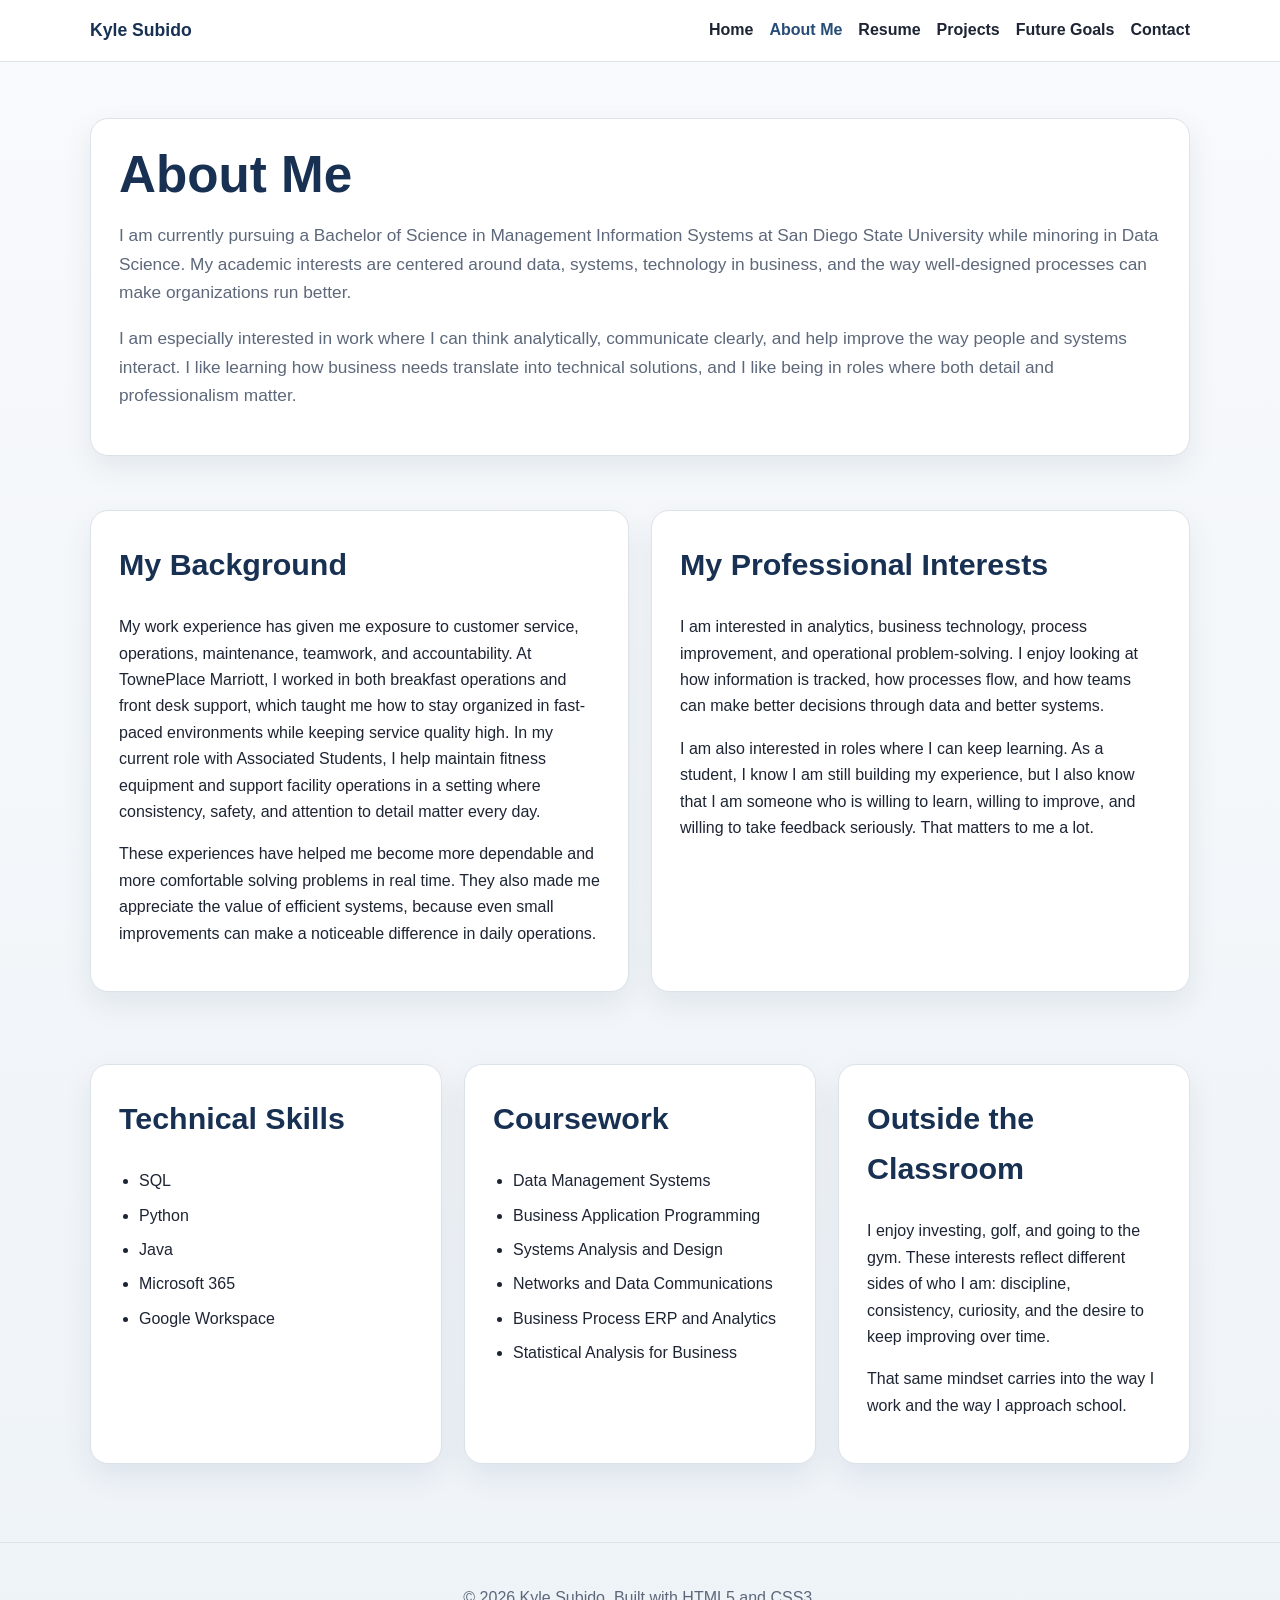
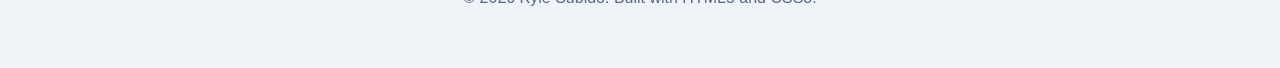
<file: about.html>
<!DOCTYPE html>
<html lang="en">
<head>
  <meta charset="UTF-8">
  <meta name="viewport" content="width=device-width, initial-scale=1.0">
  <meta name="description" content="About Kyle Subido, his background, skills, and professional interests.">
  <title>Kyle Subido | About Me</title>
  <link rel="stylesheet" href="styles.css">
</head>
<body>
  <a class="skip-link" href="#main-content">Skip to main content</a>

  <header class="site-header">
    <div class="container navbar">
      <div class="brand">Kyle Subido</div>
      <nav aria-label="Main navigation">
        <ul class="nav-links">
          <li><a href="index.html">Home</a></li>
          <li><a class="active" href="about.html">About Me</a></li>
          <li><a href="resume.html">Resume</a></li>
          <li><a href="projects.html">Projects</a></li>
          <li><a href="goals.html">Future Goals</a></li>
          <li><a href="contact.html">Contact</a></li>
        </ul>
      </nav>
    </div>
  </header>

  <main id="main-content">
    <section class="page-hero">
      <div class="container">
        <div class="card">
          <h1>About Me</h1>
          <p class="lead">I am currently pursuing a Bachelor of Science in Management Information Systems at San Diego State University while minoring in Data Science. My academic interests are centered around data, systems, technology in business, and the way well-designed processes can make organizations run better.</p>
          <p class="lead">I am especially interested in work where I can think analytically, communicate clearly, and help improve the way people and systems interact. I like learning how business needs translate into technical solutions, and I like being in roles where both detail and professionalism matter.</p>
        </div>
      </div>
    </section>

    <section class="section">
      <div class="container grid-2">
        <article class="card">
          <h2>My Background</h2>
          <p>My work experience has given me exposure to customer service, operations, maintenance, teamwork, and accountability. At TownePlace Marriott, I worked in both breakfast operations and front desk support, which taught me how to stay organized in fast-paced environments while keeping service quality high. In my current role with Associated Students, I help maintain fitness equipment and support facility operations in a setting where consistency, safety, and attention to detail matter every day.</p>
          <p>These experiences have helped me become more dependable and more comfortable solving problems in real time. They also made me appreciate the value of efficient systems, because even small improvements can make a noticeable difference in daily operations.</p>
        </article>

        <article class="card">
          <h2>My Professional Interests</h2>
          <p>I am interested in analytics, business technology, process improvement, and operational problem-solving. I enjoy looking at how information is tracked, how processes flow, and how teams can make better decisions through data and better systems.</p>
          <p>I am also interested in roles where I can keep learning. As a student, I know I am still building my experience, but I also know that I am someone who is willing to learn, willing to improve, and willing to take feedback seriously. That matters to me a lot.</p>
        </article>
      </div>
    </section>

    <section class="section">
      <div class="container grid-3">
        <article class="card">
          <h2>Technical Skills</h2>
          <ul class="list-clean">
            <li>SQL</li>
            <li>Python</li>
            <li>Java</li>
            <li>Microsoft 365</li>
            <li>Google Workspace</li>
          </ul>
        </article>

        <article class="card">
          <h2>Coursework</h2>
          <ul class="list-clean">
            <li>Data Management Systems</li>
            <li>Business Application Programming</li>
            <li>Systems Analysis and Design</li>
            <li>Networks and Data Communications</li>
            <li>Business Process ERP and Analytics</li>
            <li>Statistical Analysis for Business</li>
          </ul>
        </article>

        <article class="card">
          <h2>Outside the Classroom</h2>
          <p>I enjoy investing, golf, and going to the gym. These interests reflect different sides of who I am: discipline, consistency, curiosity, and the desire to keep improving over time.</p>
          <p>That same mindset carries into the way I work and the way I approach school.</p>
        </article>
      </div>
    </section>
  </main>

  <footer>
    <div class="container">
      <p>&copy; 2026 Kyle Subido. Built with HTML5 and CSS3.</p>
    </div>
  </footer>
</body>
</html>
</file>
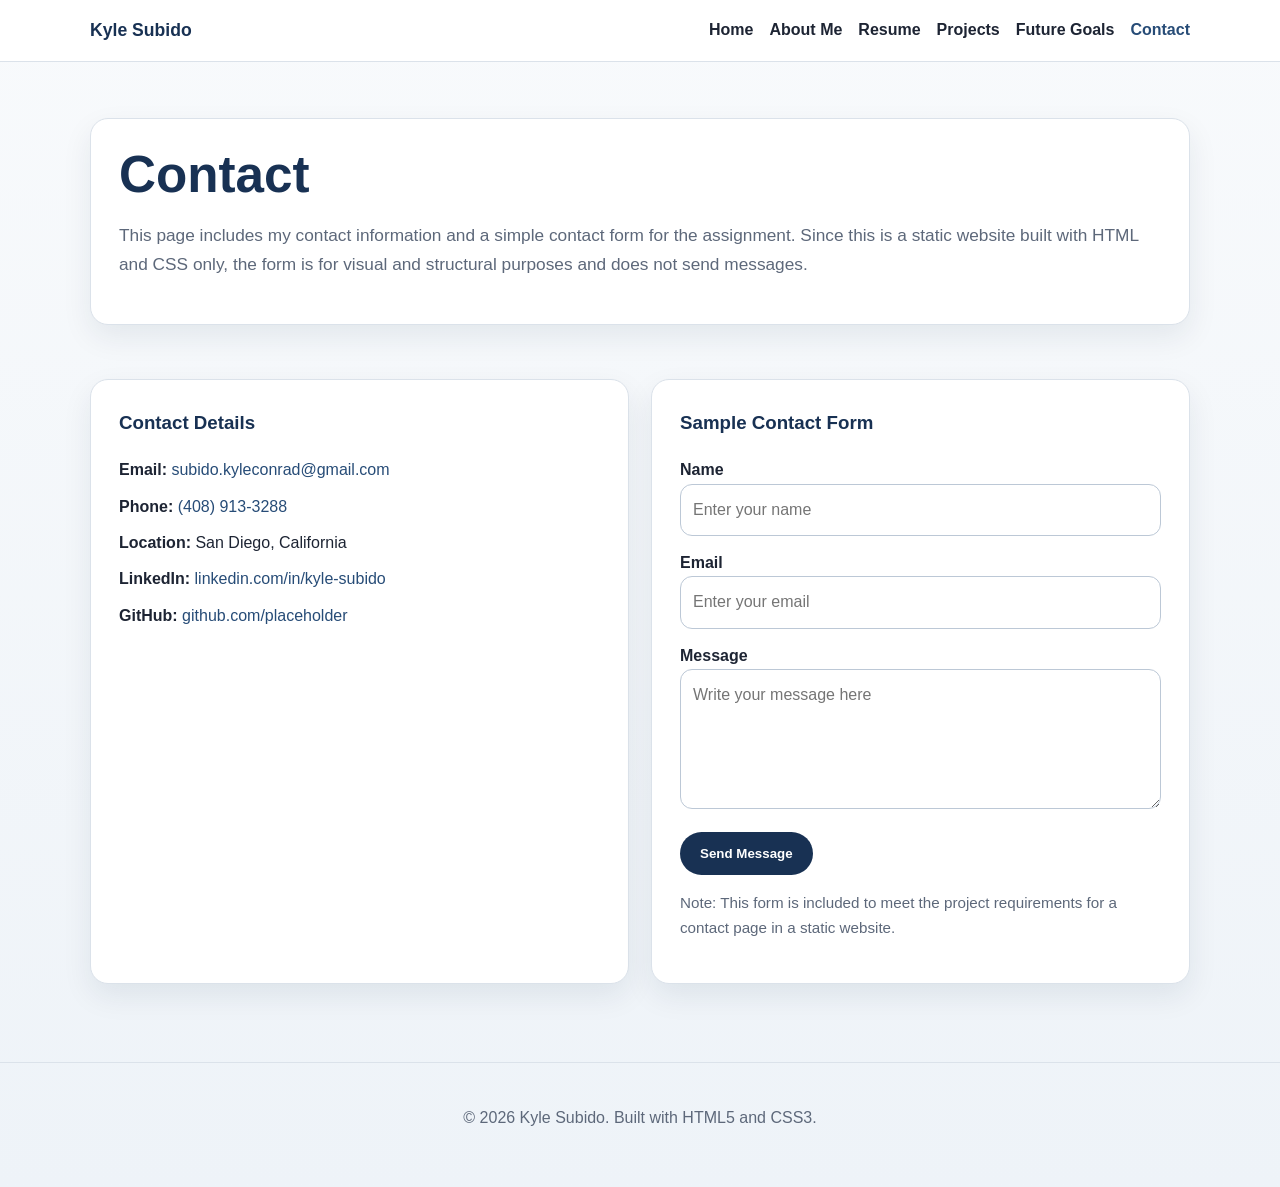
<file: contact.html>
<!DOCTYPE html>
<html lang="en">
<head>
  <meta charset="UTF-8">
  <meta name="viewport" content="width=device-width, initial-scale=1.0">
  <meta name="description" content="Contact page for Kyle Subido with contact information and a sample HTML form.">
  <title>Kyle Subido | Contact</title>
  <link rel="stylesheet" href="styles.css">
</head>
<body>
  <a class="skip-link" href="#main-content">Skip to main content</a>

  <header class="site-header">
    <div class="container navbar">
      <div class="brand">Kyle Subido</div>
      <nav aria-label="Main navigation">
        <ul class="nav-links">
          <li><a href="index.html">Home</a></li>
          <li><a href="about.html">About Me</a></li>
          <li><a href="resume.html">Resume</a></li>
          <li><a href="projects.html">Projects</a></li>
          <li><a href="goals.html">Future Goals</a></li>
          <li><a class="active" href="contact.html">Contact</a></li>
        </ul>
      </nav>
    </div>
  </header>

  <main id="main-content">
    <section class="page-hero">
      <div class="container">
        <div class="card">
          <h1>Contact</h1>
          <p class="lead">This page includes my contact information and a simple contact form for the assignment. Since this is a static website built with HTML and CSS only, the form is for visual and structural purposes and does not send messages.</p>
        </div>
      </div>
    </section>

    <section class="section">
      <div class="container grid-2">
        <article class="card contact-card">
          <h3>Contact Details</h3>
          <ul class="contact-list">
            <li><strong>Email:</strong> <a href="mailto:subido.kyleconrad@gmail.com">subido.kyleconrad@gmail.com</a></li>
            <li><strong>Phone:</strong> <a href="tel:14089133288">(408) 913-3288</a></li>
            <li><strong>Location:</strong> San Diego, California</li>
            <li><strong>LinkedIn:</strong> <a href="https://www.linkedin.com/in/kyle-subido/" target="_blank">linkedin.com/in/kyle-subido</a></li>
            <li><strong>GitHub:</strong> <a href="#">github.com/placeholder</a></li>
          </ul>
        </article>

        <article class="card contact-card">
          <h3>Sample Contact Form</h3>
          <form>
            <div>
              <label for="name">Name</label>
              <input id="name" name="name" type="text" placeholder="Enter your name">
            </div>
            <div>
              <label for="email">Email</label>
              <input id="email" name="email" type="email" placeholder="Enter your email">
            </div>
            <div>
              <label for="message">Message</label>
              <textarea id="message" name="message" placeholder="Write your message here"></textarea>
            </div>
            <div>
              <button class="button" type="submit">Send Message</button>
            </div>
          </form>
          <p class="small-text">Note: This form is included to meet the project requirements for a contact page in a static website.</p>
        </article>
      </div>
    </section>
  </main>

  <footer>
    <div class="container">
      <p>&copy; 2026 Kyle Subido. Built with HTML5 and CSS3.</p>
    </div>
  </footer>
</body>
</html>
</file>
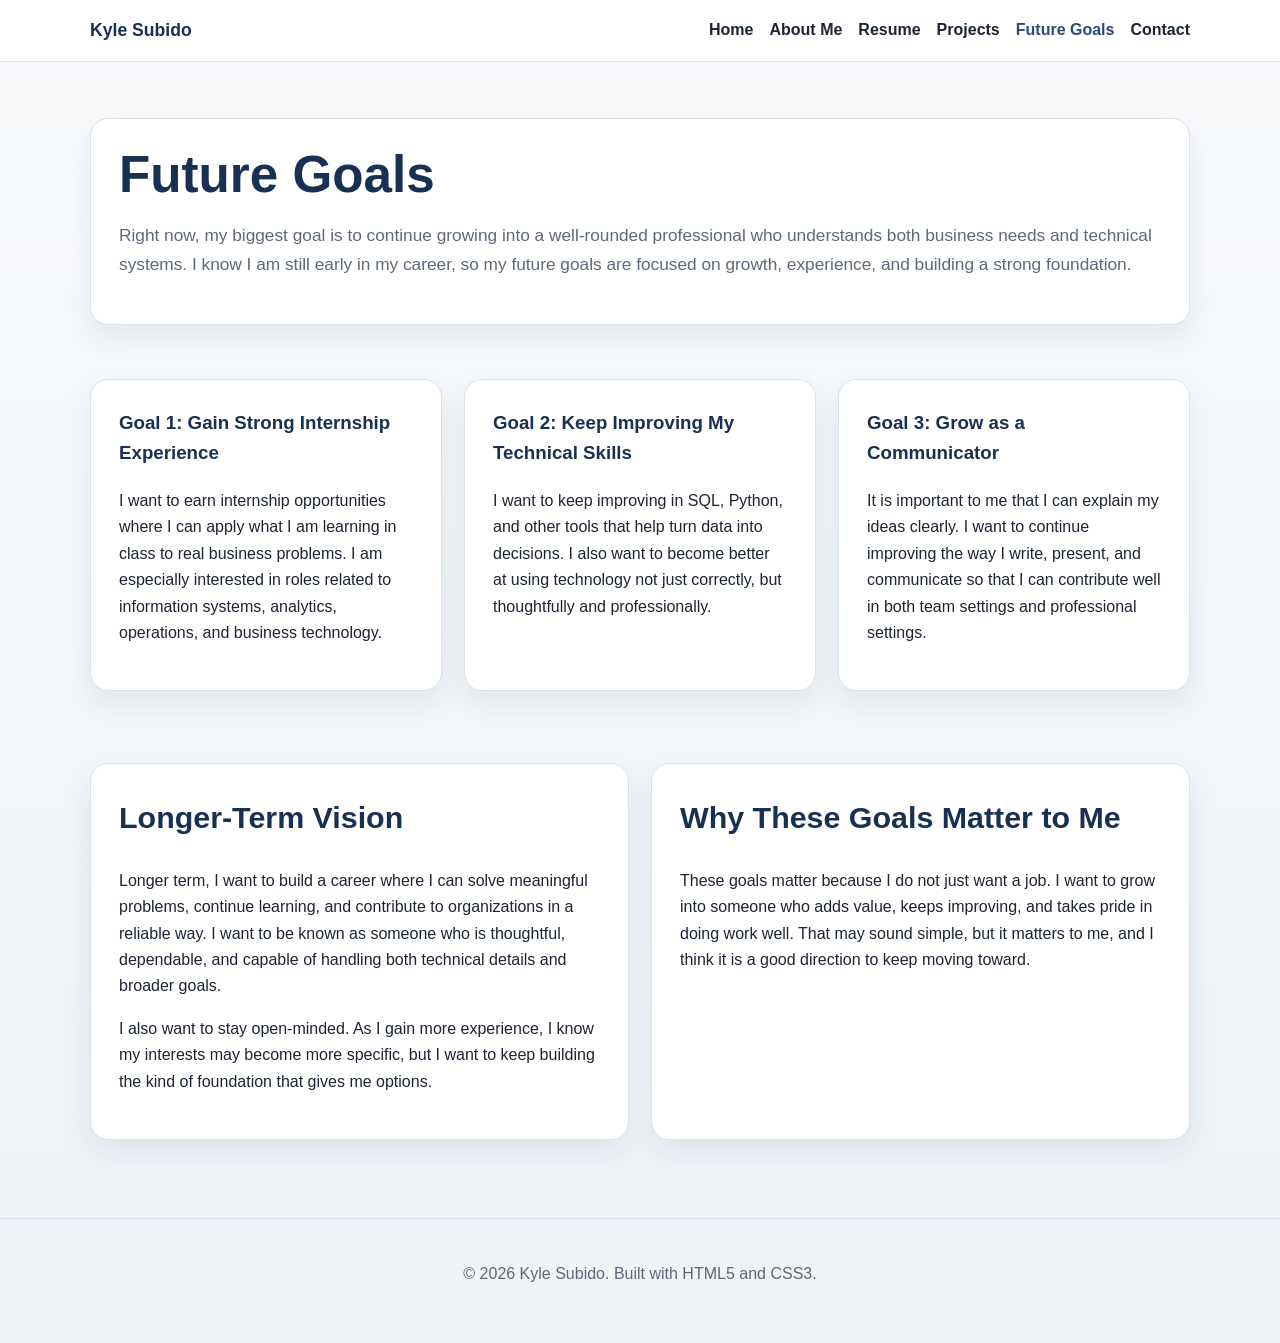
<file: goals.html>
<!DOCTYPE html>
<html lang="en">
<head>
  <meta charset="UTF-8">
  <meta name="viewport" content="width=device-width, initial-scale=1.0">
  <meta name="description" content="Future goals page for Kyle Subido.">
  <title>Kyle Subido | Future Goals</title>
  <link rel="stylesheet" href="styles.css">
</head>
<body>
  <a class="skip-link" href="#main-content">Skip to main content</a>

  <header class="site-header">
    <div class="container navbar">
      <div class="brand">Kyle Subido</div>
      <nav aria-label="Main navigation">
        <ul class="nav-links">
          <li><a href="index.html">Home</a></li>
          <li><a href="about.html">About Me</a></li>
          <li><a href="resume.html">Resume</a></li>
          <li><a href="projects.html">Projects</a></li>
          <li><a class="active" href="goals.html">Future Goals</a></li>
          <li><a href="contact.html">Contact</a></li>
        </ul>
      </nav>
    </div>
  </header>

  <main id="main-content">
    <section class="page-hero">
      <div class="container">
        <div class="card">
          <h1>Future Goals</h1>
          <p class="lead">Right now, my biggest goal is to continue growing into a well-rounded professional who understands both business needs and technical systems. I know I am still early in my career, so my future goals are focused on growth, experience, and building a strong foundation.</p>
        </div>
      </div>
    </section>

    <section class="section">
      <div class="container grid-3">
        <article class="card goal-card">
          <h3>Goal 1: Gain Strong Internship Experience</h3>
          <p>I want to earn internship opportunities where I can apply what I am learning in class to real business problems. I am especially interested in roles related to information systems, analytics, operations, and business technology.</p>
        </article>

        <article class="card goal-card">
          <h3>Goal 2: Keep Improving My Technical Skills</h3>
          <p>I want to keep improving in SQL, Python, and other tools that help turn data into decisions. I also want to become better at using technology not just correctly, but thoughtfully and professionally.</p>
        </article>

        <article class="card goal-card">
          <h3>Goal 3: Grow as a Communicator</h3>
          <p>It is important to me that I can explain my ideas clearly. I want to continue improving the way I write, present, and communicate so that I can contribute well in both team settings and professional settings.</p>
        </article>
      </div>
    </section>

    <section class="section">
      <div class="container grid-2">
        <article class="card">
          <h2>Longer-Term Vision</h2>
          <p>Longer term, I want to build a career where I can solve meaningful problems, continue learning, and contribute to organizations in a reliable way. I want to be known as someone who is thoughtful, dependable, and capable of handling both technical details and broader goals.</p>
          <p>I also want to stay open-minded. As I gain more experience, I know my interests may become more specific, but I want to keep building the kind of foundation that gives me options.</p>
        </article>

        <article class="card">
          <h2>Why These Goals Matter to Me</h2>
          <p>These goals matter because I do not just want a job. I want to grow into someone who adds value, keeps improving, and takes pride in doing work well. That may sound simple, but it matters to me, and I think it is a good direction to keep moving toward.</p>
        </article>
      </div>
    </section>
  </main>

  <footer>
    <div class="container">
      <p>&copy; 2026 Kyle Subido. Built with HTML5 and CSS3.</p>
    </div>
  </footer>
</body>
</html>
</file>
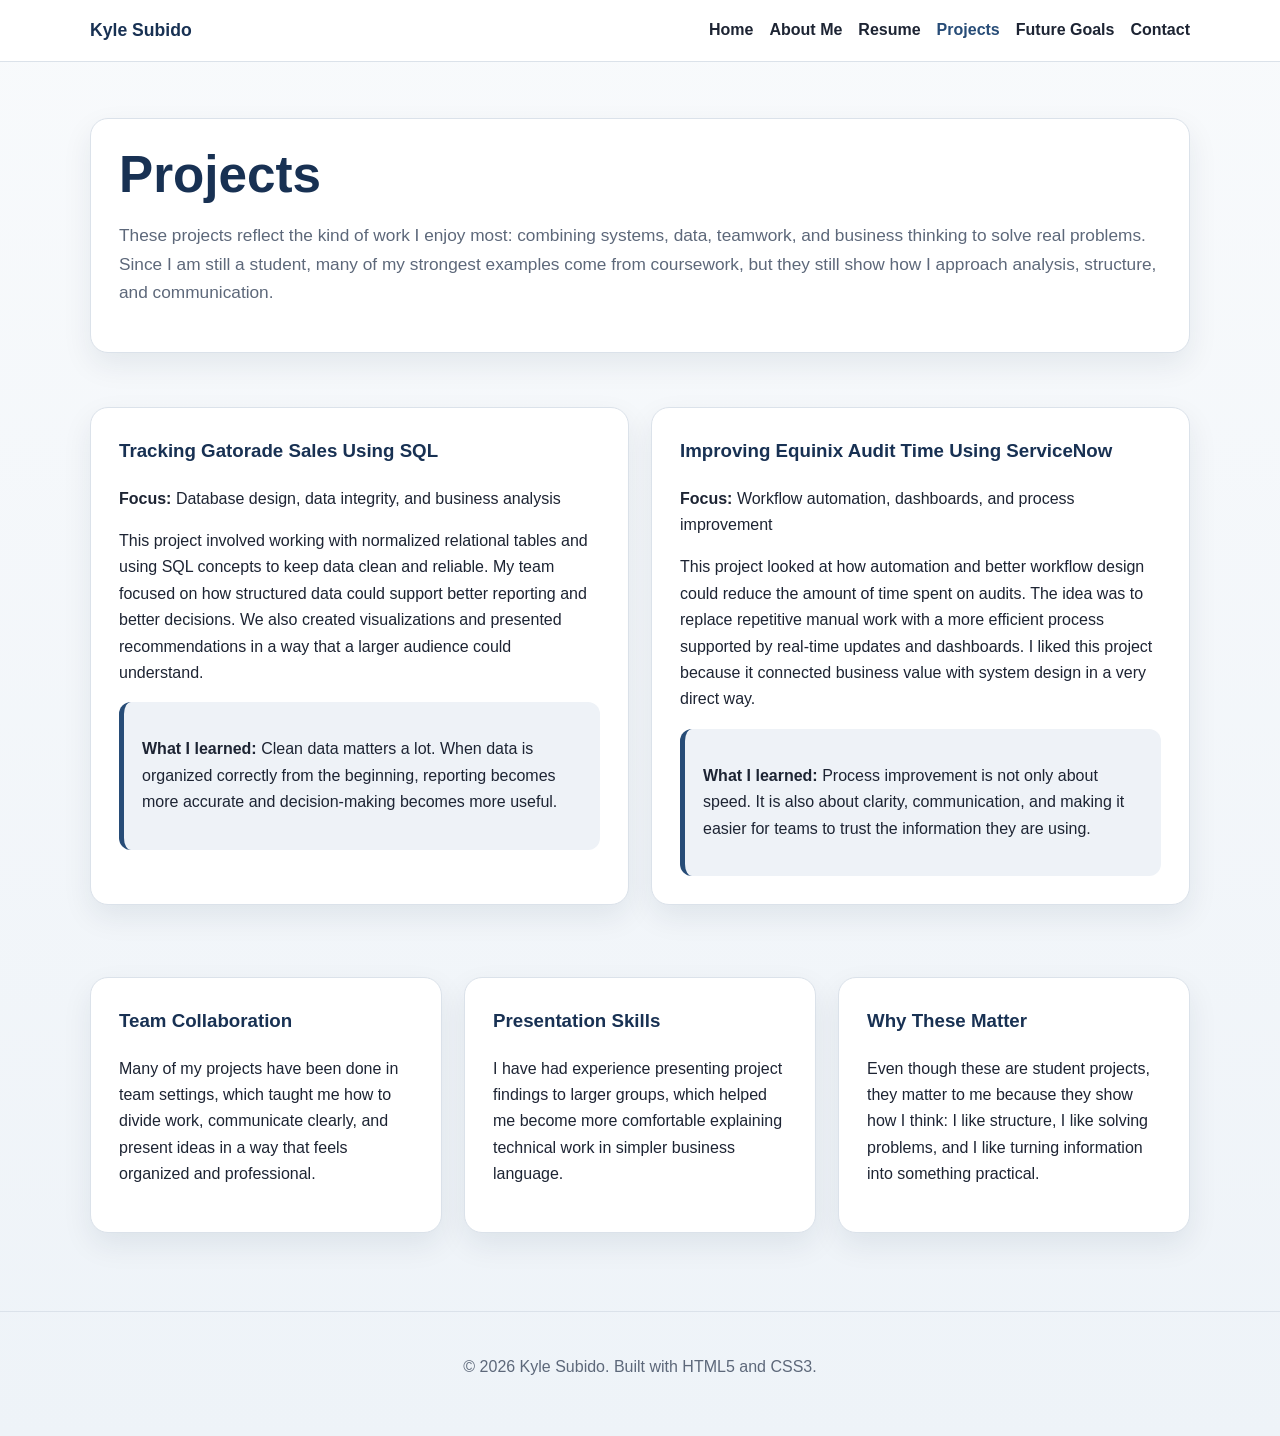
<file: projects.html>
<!DOCTYPE html>
<html lang="en">
<head>
  <meta charset="UTF-8">
  <meta name="viewport" content="width=device-width, initial-scale=1.0">
  <meta name="description" content="Project portfolio page for Kyle Subido.">
  <title>Kyle Subido | Projects</title>
  <link rel="stylesheet" href="styles.css">
</head>
<body>
  <a class="skip-link" href="#main-content">Skip to main content</a>

  <header class="site-header">
    <div class="container navbar">
      <div class="brand">Kyle Subido</div>
      <nav aria-label="Main navigation">
        <ul class="nav-links">
          <li><a href="index.html">Home</a></li>
          <li><a href="about.html">About Me</a></li>
          <li><a href="resume.html">Resume</a></li>
          <li><a class="active" href="projects.html">Projects</a></li>
          <li><a href="goals.html">Future Goals</a></li>
          <li><a href="contact.html">Contact</a></li>
        </ul>
      </nav>
    </div>
  </header>

  <main id="main-content">
    <section class="page-hero">
      <div class="container">
        <div class="card">
          <h1>Projects</h1>
          <p class="lead">These projects reflect the kind of work I enjoy most: combining systems, data, teamwork, and business thinking to solve real problems. Since I am still a student, many of my strongest examples come from coursework, but they still show how I approach analysis, structure, and communication.</p>
        </div>
      </div>
    </section>

    <section class="section">
      <div class="container grid-2">
        <article class="card project-card">
          <h3>Tracking Gatorade Sales Using SQL</h3>
          <p><strong>Focus:</strong> Database design, data integrity, and business analysis</p>
          <p>This project involved working with normalized relational tables and using SQL concepts to keep data clean and reliable. My team focused on how structured data could support better reporting and better decisions. We also created visualizations and presented recommendations in a way that a larger audience could understand.</p>
          <div class="highlight">
            <p><strong>What I learned:</strong> Clean data matters a lot. When data is organized correctly from the beginning, reporting becomes more accurate and decision-making becomes more useful.</p>
          </div>
        </article>

        <article class="card project-card">
          <h3>Improving Equinix Audit Time Using ServiceNow</h3>
          <p><strong>Focus:</strong> Workflow automation, dashboards, and process improvement</p>
          <p>This project looked at how automation and better workflow design could reduce the amount of time spent on audits. The idea was to replace repetitive manual work with a more efficient process supported by real-time updates and dashboards. I liked this project because it connected business value with system design in a very direct way.</p>
          <div class="highlight">
            <p><strong>What I learned:</strong> Process improvement is not only about speed. It is also about clarity, communication, and making it easier for teams to trust the information they are using.</p>
          </div>
        </article>
      </div>
    </section>

    <section class="section">
      <div class="container grid-3">
        <article class="card project-card">
          <h3>Team Collaboration</h3>
          <p>Many of my projects have been done in team settings, which taught me how to divide work, communicate clearly, and present ideas in a way that feels organized and professional.</p>
        </article>
        <article class="card project-card">
          <h3>Presentation Skills</h3>
          <p>I have had experience presenting project findings to larger groups, which helped me become more comfortable explaining technical work in simpler business language.</p>
        </article>
        <article class="card project-card">
          <h3>Why These Matter</h3>
          <p>Even though these are student projects, they matter to me because they show how I think: I like structure, I like solving problems, and I like turning information into something practical.</p>
        </article>
      </div>
    </section>
  </main>

  <footer>
    <div class="container">
      <p>&copy; 2026 Kyle Subido. Built with HTML5 and CSS3.</p>
    </div>
  </footer>
</body>
</html>
</file>
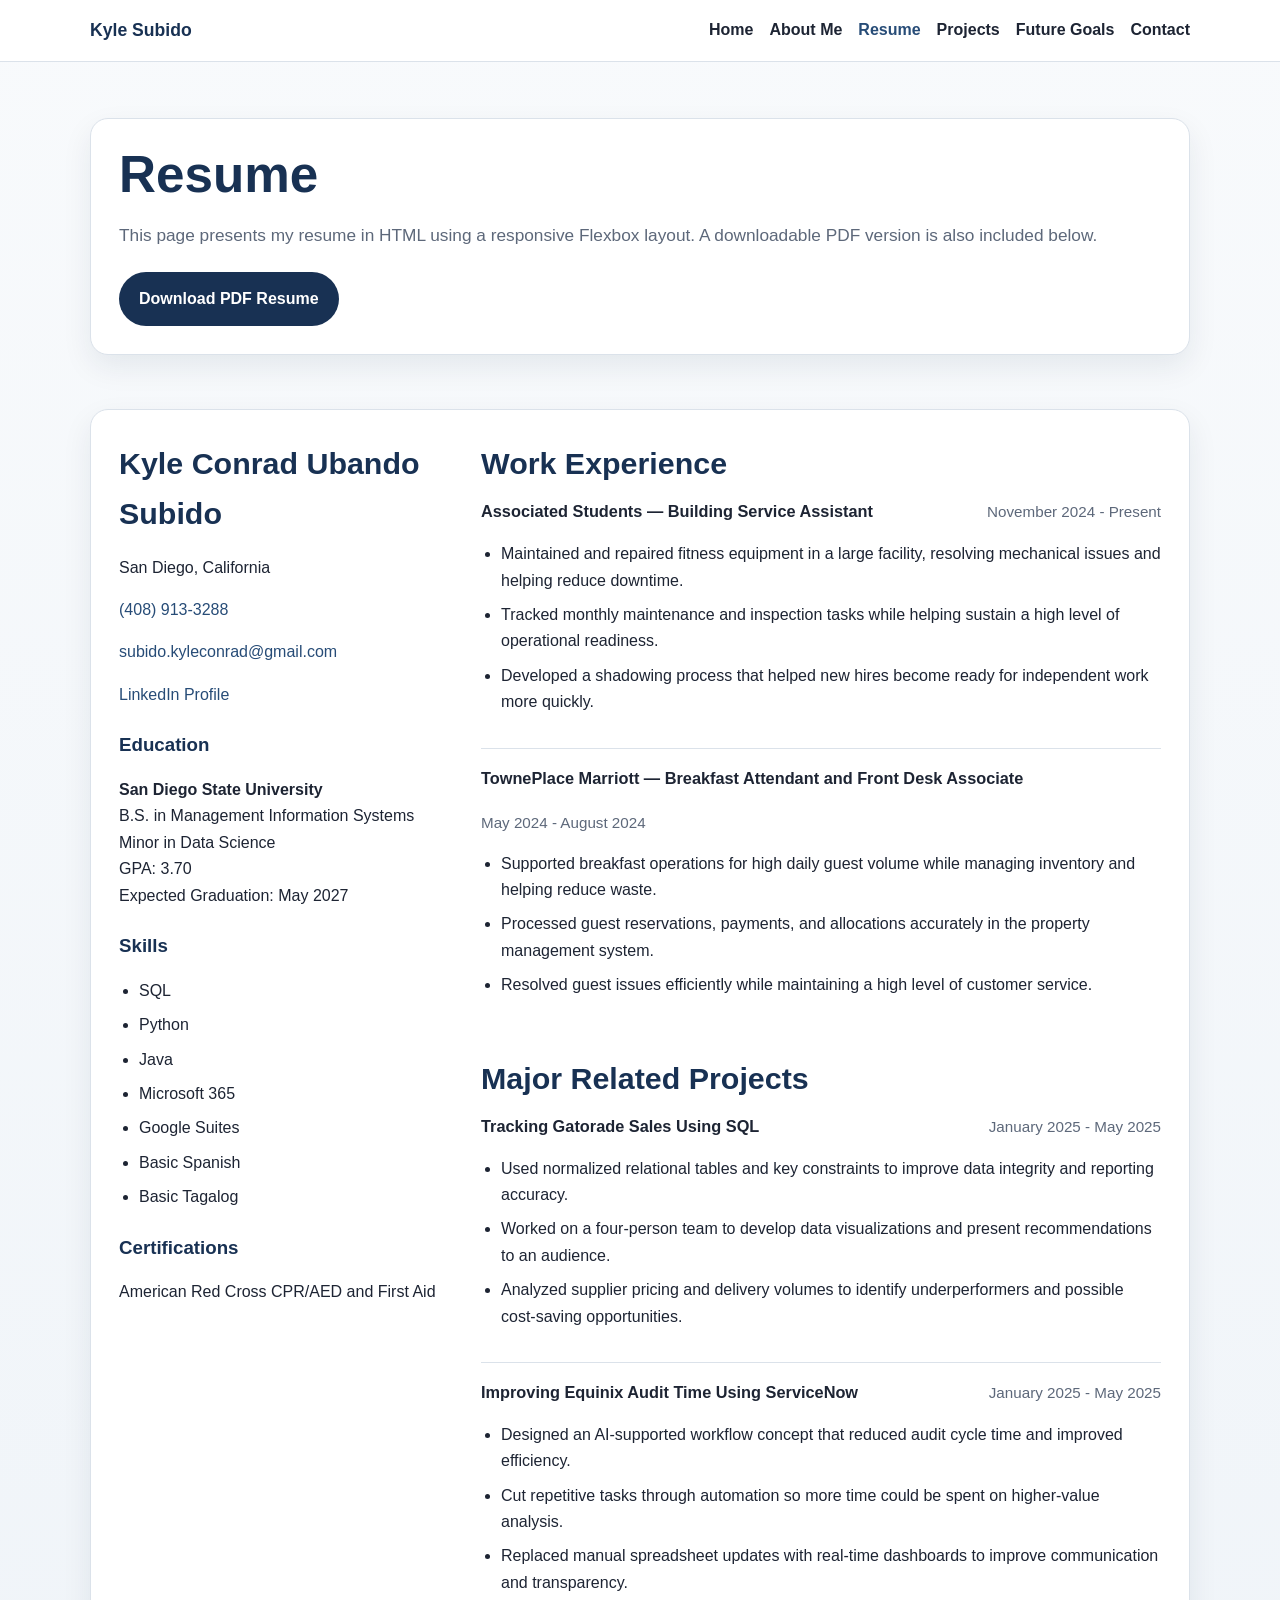
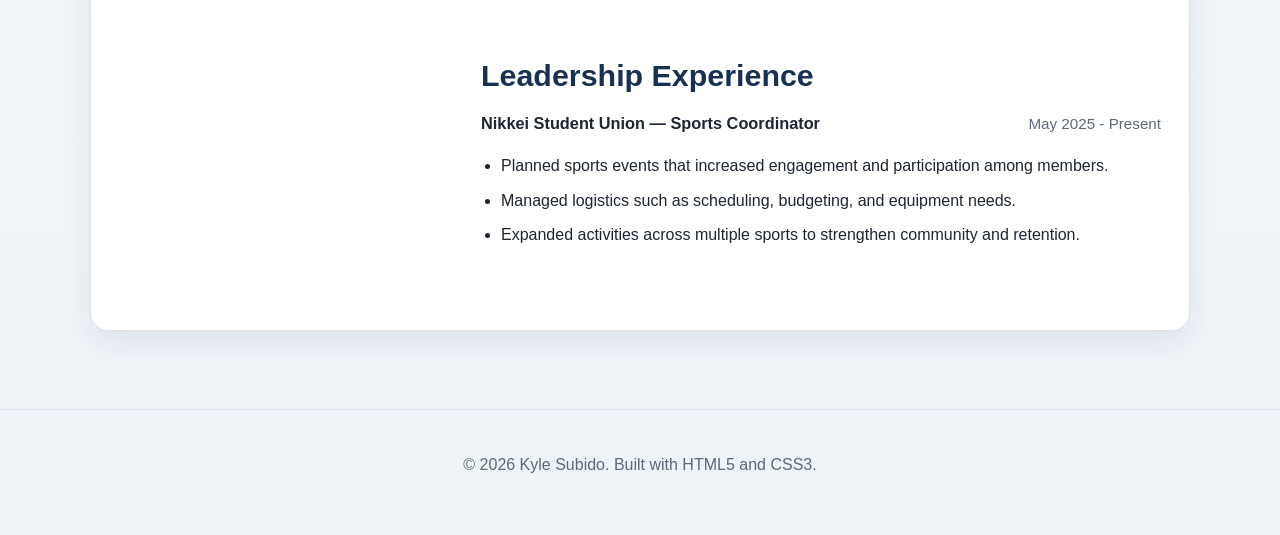
<file: resume.html>
<!DOCTYPE html>
<html lang="en">
<head>
  <meta charset="UTF-8">
  <meta name="viewport" content="width=device-width, initial-scale=1.0">
  <meta name="description" content="Resume page for Kyle Subido with education, experience, projects, leadership, and skills.">
  <title>Kyle Subido | Resume</title>
  <link rel="stylesheet" href="styles.css">
</head>
<body>
  <a class="skip-link" href="#main-content">Skip to main content</a>

  <header class="site-header">
    <div class="container navbar">
      <div class="brand">Kyle Subido</div>
      <nav aria-label="Main navigation">
        <ul class="nav-links">
          <li><a href="index.html">Home</a></li>
          <li><a href="about.html">About Me</a></li>
          <li><a class="active" href="resume.html">Resume</a></li>
          <li><a href="projects.html">Projects</a></li>
          <li><a href="goals.html">Future Goals</a></li>
          <li><a href="contact.html">Contact</a></li>
        </ul>
      </nav>
    </div>
  </header>

  <main id="main-content">
    <section class="page-hero">
      <div class="container">
        <div class="card">
          <h1>Resume</h1>
          <p class="lead">This page presents my resume in HTML using a responsive Flexbox layout. A downloadable PDF version is also included below.</p>
          <div class="button-row">
            <a class="button" href="assets/Kyle_Subido_Resume.pdf" target="_blank">Download PDF Resume</a>
          </div>
        </div>
      </div>
    </section>

    <section class="section">
      <div class="container card resume-layout">
        <aside class="resume-sidebar">
          <div class="resume-block">
            <h2>Kyle Conrad Ubando Subido</h2>
            <p>San Diego, California</p>
            <p><a href="tel:14089133288">(408) 913-3288</a></p>
            <p><a href="mailto:subido.kyleconrad@gmail.com">subido.kyleconrad@gmail.com</a></p>
            <p><a href="https://www.linkedin.com/in/kyle-subido/" target="_blank">LinkedIn Profile</a></p>
          </div>

          <div class="resume-block">
            <h3>Education</h3>
            <p><strong>San Diego State University</strong><br>B.S. in Management Information Systems<br>Minor in Data Science<br>GPA: 3.70<br>Expected Graduation: May 2027</p>
          </div>

          <div class="resume-block">
            <h3>Skills</h3>
            <ul class="list-clean">
              <li>SQL</li>
              <li>Python</li>
              <li>Java</li>
              <li>Microsoft 365</li>
              <li>Google Suites</li>
              <li>Basic Spanish</li>
              <li>Basic Tagalog</li>
            </ul>
          </div>

          <div class="resume-block">
            <h3>Certifications</h3>
            <p>American Red Cross CPR/AED and First Aid</p>
          </div>
        </aside>

        <section class="resume-main">
          <div class="resume-block">
            <h2>Work Experience</h2>

            <div class="resume-item">
              <div class="item-header">
                <strong>Associated Students — Building Service Assistant</strong>
                <span class="item-date">November 2024 - Present</span>
              </div>
              <ul class="list-clean">
                <li>Maintained and repaired fitness equipment in a large facility, resolving mechanical issues and helping reduce downtime.</li>
                <li>Tracked monthly maintenance and inspection tasks while helping sustain a high level of operational readiness.</li>
                <li>Developed a shadowing process that helped new hires become ready for independent work more quickly.</li>
              </ul>
            </div>

            <div class="resume-item">
              <div class="item-header">
                <strong>TownePlace Marriott — Breakfast Attendant and Front Desk Associate</strong>
                <span class="item-date">May 2024 - August 2024</span>
              </div>
              <ul class="list-clean">
                <li>Supported breakfast operations for high daily guest volume while managing inventory and helping reduce waste.</li>
                <li>Processed guest reservations, payments, and allocations accurately in the property management system.</li>
                <li>Resolved guest issues efficiently while maintaining a high level of customer service.</li>
              </ul>
            </div>
          </div>

          <div class="resume-block">
            <h2>Major Related Projects</h2>

            <div class="resume-item">
              <div class="item-header">
                <strong>Tracking Gatorade Sales Using SQL</strong>
                <span class="item-date">January 2025 - May 2025</span>
              </div>
              <ul class="list-clean">
                <li>Used normalized relational tables and key constraints to improve data integrity and reporting accuracy.</li>
                <li>Worked on a four-person team to develop data visualizations and present recommendations to an audience.</li>
                <li>Analyzed supplier pricing and delivery volumes to identify underperformers and possible cost-saving opportunities.</li>
              </ul>
            </div>

            <div class="resume-item">
              <div class="item-header">
                <strong>Improving Equinix Audit Time Using ServiceNow</strong>
                <span class="item-date">January 2025 - May 2025</span>
              </div>
              <ul class="list-clean">
                <li>Designed an AI-supported workflow concept that reduced audit cycle time and improved efficiency.</li>
                <li>Cut repetitive tasks through automation so more time could be spent on higher-value analysis.</li>
                <li>Replaced manual spreadsheet updates with real-time dashboards to improve communication and transparency.</li>
              </ul>
            </div>
          </div>

          <div class="resume-block">
            <h2>Leadership Experience</h2>
            <div class="resume-item">
              <div class="item-header">
                <strong>Nikkei Student Union — Sports Coordinator</strong>
                <span class="item-date">May 2025 - Present</span>
              </div>
              <ul class="list-clean">
                <li>Planned sports events that increased engagement and participation among members.</li>
                <li>Managed logistics such as scheduling, budgeting, and equipment needs.</li>
                <li>Expanded activities across multiple sports to strengthen community and retention.</li>
              </ul>
            </div>
          </div>
        </section>
      </div>
    </section>
  </main>

  <footer>
    <div class="container">
      <p>&copy; 2026 Kyle Subido. Built with HTML5 and CSS3.</p>
    </div>
  </footer>
</body>
</html>
</file>
<file: styles.css>
/*
  Kyle Subido - Personal Portfolio Website
  Project 1
  Clean, responsive HTML/CSS only site
*/

:root {
  --bg: #f5f7fb;
  --surface: #ffffff;
  --surface-alt: #eef2f7;
  --text: #1d2433;
  --muted: #5d687a;
  --accent: #183153;
  --accent-2: #274c77;
  --border: #dbe2ea;
  --shadow: 0 12px 30px rgba(19, 35, 58, 0.08);
  --radius: 18px;
  --max-width: 1100px;
}

* {
  box-sizing: border-box;
}

html {
  scroll-behavior: smooth;
}

body {
  margin: 0;
  font-family: Arial, Helvetica, sans-serif;
  background: linear-gradient(180deg, #f8fafc 0%, #eef3f8 100%);
  color: var(--text);
  line-height: 1.65;
}

a {
  color: var(--accent-2);
  text-decoration: none;
}

a:hover,
a:focus {
  text-decoration: underline;
}

img {
  max-width: 100%;
  display: block;
}

.container {
  width: min(92%, var(--max-width));
  margin: 0 auto;
}

.skip-link {
  position: absolute;
  left: 12px;
  top: -50px;
  background: #fff;
  color: #000;
  padding: 10px 14px;
  border-radius: 8px;
  z-index: 1000;
}

.skip-link:focus {
  top: 12px;
}

.site-header {
  background: rgba(255, 255, 255, 0.95);
  backdrop-filter: blur(10px);
  border-bottom: 1px solid var(--border);
  position: sticky;
  top: 0;
  z-index: 999;
}

.navbar {
  display: flex;
  justify-content: space-between;
  align-items: center;
  gap: 18px;
  padding: 16px 0;
}

.brand {
  font-weight: 700;
  font-size: 1.1rem;
  color: var(--accent);
}

.nav-links {
  list-style: none;
  display: flex;
  flex-wrap: wrap;
  gap: 16px;
  padding: 0;
  margin: 0;
}

.nav-links a {
  font-weight: 600;
  color: var(--text);
}

.nav-links a.active {
  color: var(--accent-2);
}

.hero,
.page-hero {
  padding: 56px 0 30px;
}

.hero-grid {
  display: grid;
  grid-template-columns: 1.15fr 0.85fr;
  gap: 32px;
  align-items: center;
}

.card {
  background: var(--surface);
  border: 1px solid var(--border);
  border-radius: var(--radius);
  box-shadow: var(--shadow);
  padding: 28px;
}

.hero h1,
.page-hero h1 {
  font-size: clamp(2rem, 4vw, 3.3rem);
  line-height: 1.1;
  margin: 0 0 18px;
  color: var(--accent);
}

.lead {
  font-size: 1.08rem;
  color: var(--muted);
}

.button-row {
  display: flex;
  flex-wrap: wrap;
  gap: 14px;
  margin-top: 22px;
}

.button,
.button-secondary {
  display: inline-block;
  padding: 12px 18px;
  border-radius: 999px;
  font-weight: 700;
  border: 2px solid transparent;
}

.button {
  background: var(--accent);
  color: #fff;
}

.button:hover,
.button:focus {
  text-decoration: none;
  background: #10233f;
}

.button-secondary {
  background: transparent;
  border-color: var(--accent);
  color: var(--accent);
}

.button-secondary:hover,
.button-secondary:focus {
  text-decoration: none;
  background: #e8eef7;
}

.profile-card img {
  border-radius: 16px;
  border: 1px solid var(--border);
}

.profile-card p {
  margin-bottom: 0;
  color: var(--muted);
}

.section {
  padding: 24px 0 48px;
}

.section h2 {
  font-size: 1.9rem;
  color: var(--accent);
  margin-top: 0;
}

.grid-2,
.grid-3 {
  display: grid;
  gap: 22px;
}

.grid-2 {
  grid-template-columns: repeat(2, 1fr);
}

.grid-3 {
  grid-template-columns: repeat(3, 1fr);
}

.badge {
  display: inline-block;
  padding: 7px 12px;
  border-radius: 999px;
  background: #e7eef8;
  color: var(--accent);
  font-size: 0.9rem;
  font-weight: 700;
  margin-bottom: 12px;
}

.list-clean {
  padding-left: 20px;
}

.list-clean li {
  margin-bottom: 8px;
}

.resume-layout {
  display: flex;
  flex-wrap: wrap;
  gap: 22px;
}

.resume-sidebar {
  flex: 1 1 260px;
}

.resume-main {
  flex: 2 1 520px;
}

.resume-block {
  margin-bottom: 22px;
}

.resume-block h2,
.resume-block h3 {
  margin-bottom: 10px;
  color: var(--accent);
}

.resume-item {
  padding: 16px 0;
  border-top: 1px solid var(--border);
}

.resume-item:first-of-type {
  border-top: none;
  padding-top: 0;
}

.item-header {
  display: flex;
  justify-content: space-between;
  gap: 18px;
  flex-wrap: wrap;
  align-items: baseline;
}

.item-header strong {
  font-size: 1.02rem;
}

.item-date {
  color: var(--muted);
  font-size: 0.95rem;
}

.project-card h3,
.goal-card h3,
.contact-card h3 {
  margin-top: 0;
  color: var(--accent);
}

.highlight {
  background: var(--surface-alt);
  border-left: 5px solid var(--accent-2);
  padding: 18px;
  border-radius: 12px;
}

.contact-list {
  list-style: none;
  padding: 0;
  margin: 0;
}

.contact-list li {
  margin-bottom: 10px;
}

form {
  display: grid;
  gap: 14px;
}

label {
  font-weight: 700;
}

input,
textarea {
  width: 100%;
  padding: 12px;
  border-radius: 12px;
  border: 1px solid #bcc8d6;
  font: inherit;
}

textarea {
  min-height: 140px;
  resize: vertical;
}

footer {
  margin-top: 30px;
  padding: 26px 0 40px;
  border-top: 1px solid var(--border);
  color: var(--muted);
  text-align: center;
}

.small-text {
  font-size: 0.95rem;
  color: var(--muted);
}

@media (max-width: 900px) {
  .hero-grid,
  .grid-2,
  .grid-3 {
    grid-template-columns: 1fr;
  }

  .navbar {
    flex-direction: column;
    align-items: flex-start;
  }
}

@media (max-width: 600px) {
  .card {
    padding: 20px;
  }

  .hero,
  .page-hero {
    padding-top: 30px;
  }
}
</file>
